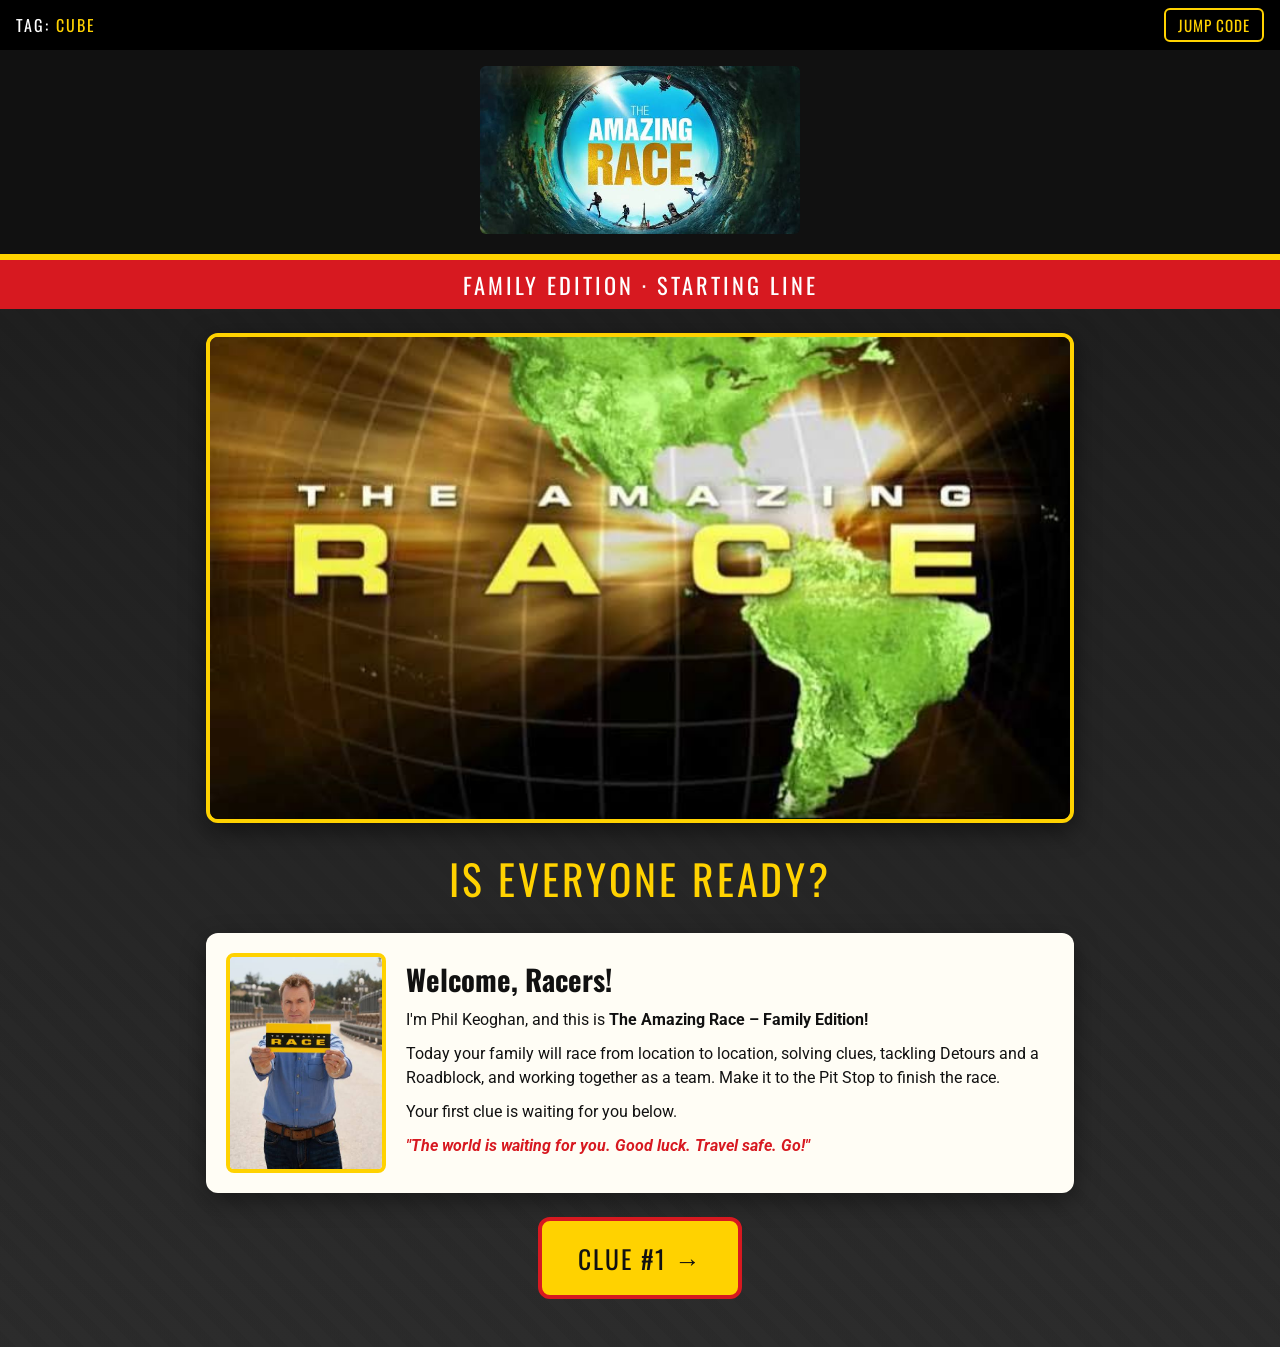
<file: index.html>
<!DOCTYPE html>
<html lang="en">
<head>
  <meta charset="UTF-8" />
  <meta name="viewport" content="width=device-width, initial-scale=1.0" />
  <title>The Amazing Race – Family Edition | Starting Line</title>
  <link href="https://fonts.googleapis.com/css2?family=Oswald:wght@500;700&family=Roboto:wght@400;700&display=swap" rel="stylesheet" />
  <link rel="stylesheet" href="race.css" />
  <script src="race.js"></script>
</head>
<body data-tag="cube" data-banner="Starting Line">
  <main>
    <img class="hero" src="images/imeg4.jpeg" alt="The Amazing Race" />

    <p class="big-line">Is everyone ready?</p>

    <section class="host">
      <img src="images/images.jpeg" alt="Phil Keoghan holding a Route Info clue" />
      <div>
        <h2>Welcome, Racers!</h2>
        <p>I'm Phil Keoghan, and this is <strong>The Amazing Race &ndash; Family Edition!</strong></p>
        <p>Today your family will race from location to location, solving clues,
           tackling Detours and a Roadblock, and working together as a team.
           Make it to the Pit Stop to finish the race.</p>
        <p>Your first clue is waiting for you below.</p>
        <p class="quote">"The world is waiting for you. Good luck. Travel safe. Go!"</p>
      </div>
    </section>

    <div class="center">
      <a class="advance show" id="startBtn">Clue #1 &rarr;</a>
    </div>
  </main>

  <script>
    // ===== Leg settings =====
    const NEXT_LEG_URL = raceLink("puppy.html");
    // ========================
    document.getElementById("startBtn").href = NEXT_LEG_URL;
  </script>
</body>
</html>
</file>
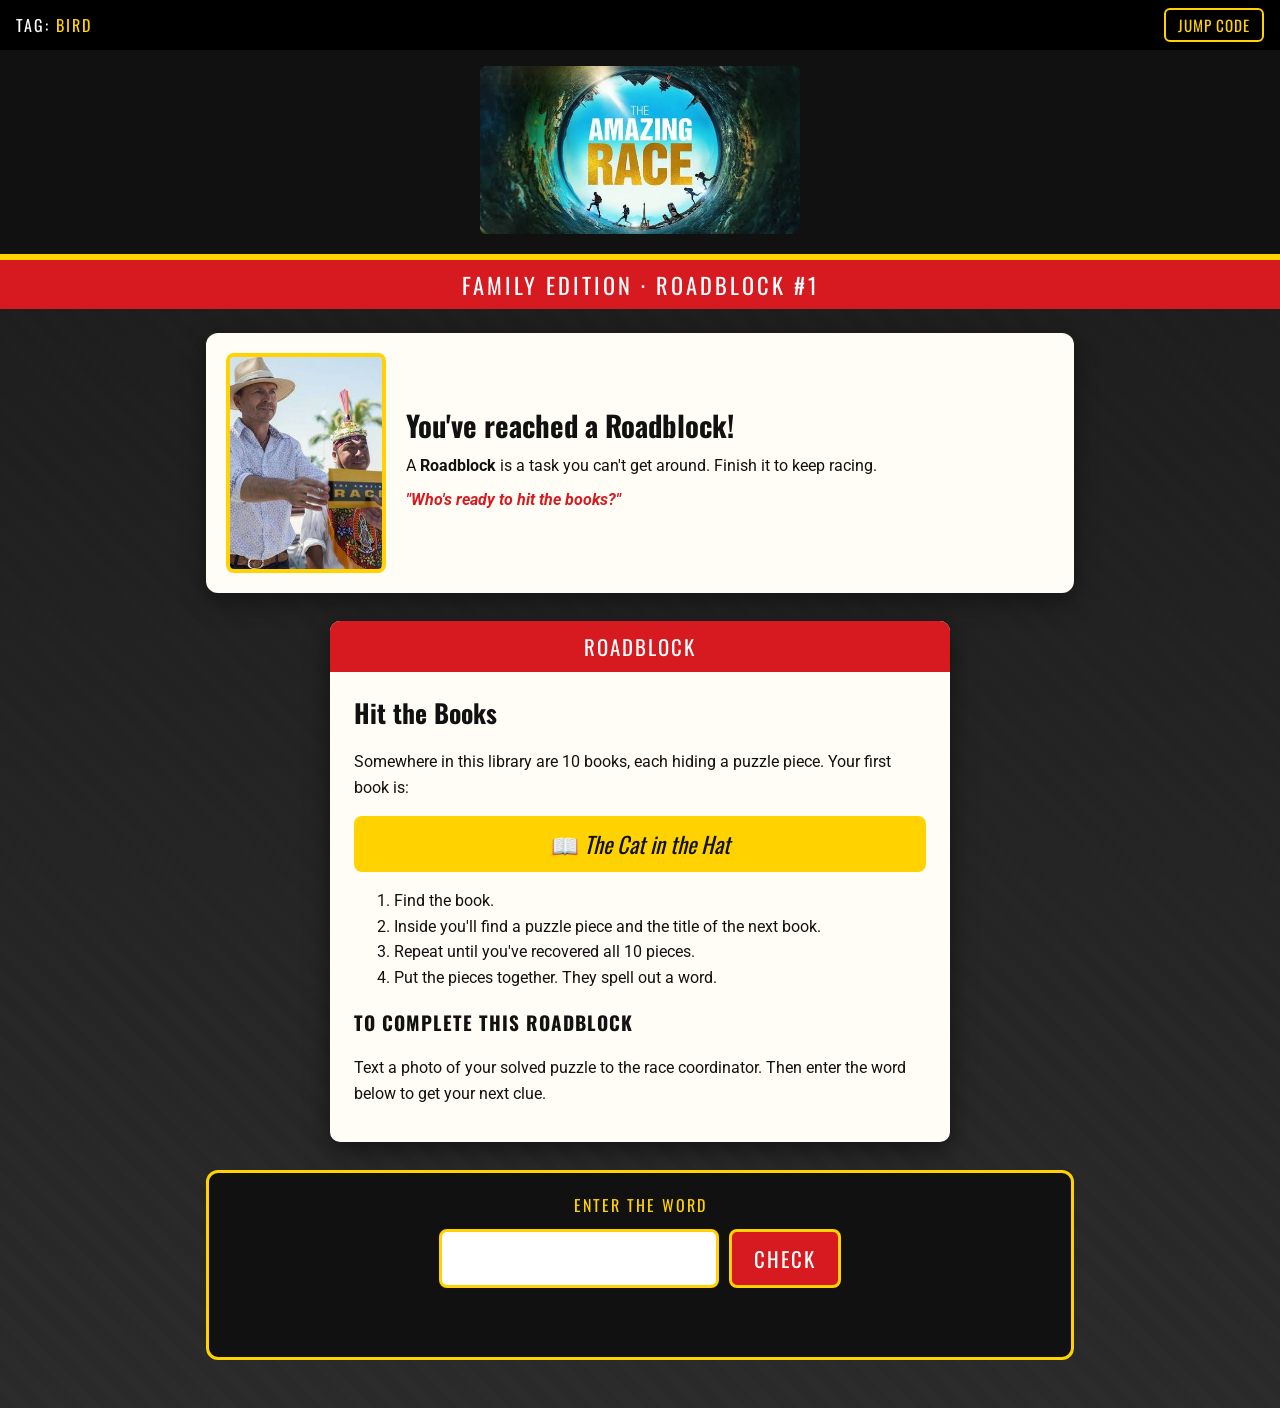
<file: bird.html>
<!DOCTYPE html>
<html lang="en">
<head>
  <meta charset="UTF-8" />
  <meta name="viewport" content="width=device-width, initial-scale=1.0" />
  <title>The Amazing Race – Family Edition | Roadblock #1</title>
  <link href="https://fonts.googleapis.com/css2?family=Oswald:wght@500;700&family=Roboto:wght@400;700&display=swap" rel="stylesheet" />
  <link rel="stylesheet" href="race.css" />
  <script src="race.js"></script>
</head>
<body data-tag="bird" data-banner="Roadblock #1">
  <main>
    <section class="host">
      <img src="images/images6.jpeg" alt="Phil Keoghan handing over a clue" />
      <div>
        <h2>You've reached a Roadblock!</h2>
        <p>A <strong>Roadblock</strong> is a task you can't get around. Finish it to keep racing.</p>
        <p class="quote">"Who's ready to hit the books?"</p>
      </div>
    </section>

    <section class="clue-wrap">
      <div class="clue-card open">
        <div class="clue-header"><span class="r">Roadblock</span></div>
        <div class="clue-body">
          <h3>Hit the Books</h3>
          <p>Somewhere in this library are 10 books, each hiding a puzzle piece. Your first book is:</p>
          <div class="book">&#128214; <em>The Cat in the Hat</em></div>
          <ol>
            <li>Find the book.</li>
            <li>Inside you'll find a puzzle piece and the title of the next book.</li>
            <li>Repeat until you've recovered all 10 pieces.</li>
            <li>Put the pieces together. They spell out a word.</li>
          </ol>
          <h4>To complete this Roadblock</h4>
          <p>Text a photo of your solved puzzle to the race coordinator. Then enter the word below to get your next clue.</p>
        </div>
      </div>
    </section>

    <section class="tracker">
      <div class="label">Enter the Word</div>
      <form class="code-form" id="codeForm" autocomplete="off">
        <input class="code-input" id="codeInput" autocapitalize="none" spellcheck="false" aria-label="Enter the Word" />
        <button class="code-submit" type="submit">Check</button>
      </form>
      <p class="form-msg" id="codeMsg" role="status"></p>
      <a class="advance" id="advanceBtn">Get Clue #3 &rarr;</a>
    </section>
  </main>

  <script>
    // ===== Leg settings =====
    const CODE_HASH = "db9ab509";  // raceHash("...") of the correct code
    const NEXT_LEG_URL = raceLink("coke.html");
    // ========================
    startChallenge({ CODE_HASH, NEXT_LEG_URL });
  </script>
</body>
</html>
</file>
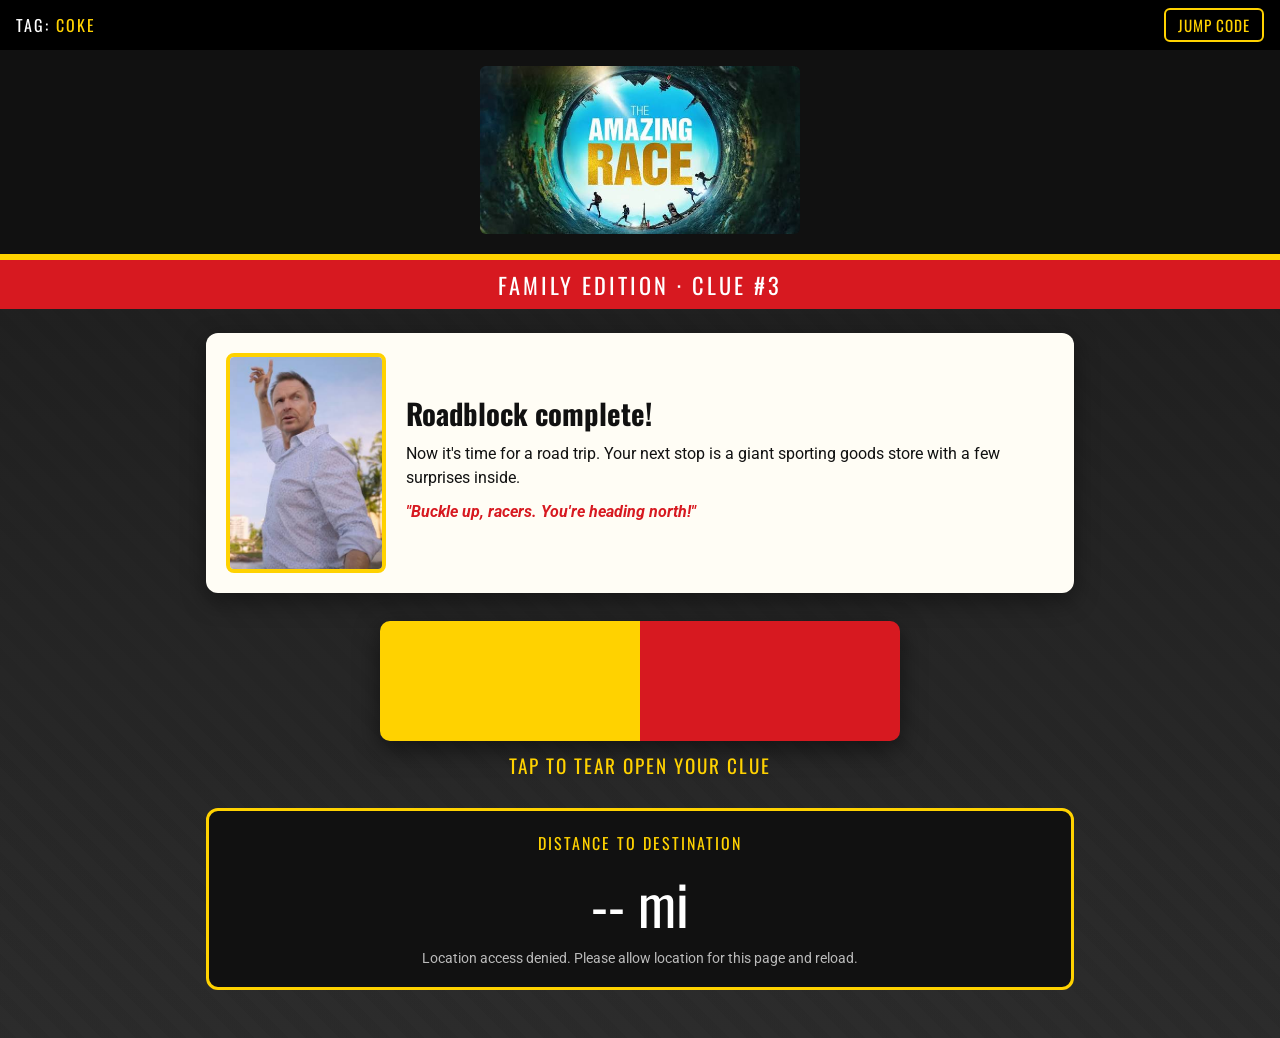
<file: coke.html>
<!DOCTYPE html>
<html lang="en">
<head>
  <meta charset="UTF-8" />
  <meta name="viewport" content="width=device-width, initial-scale=1.0" />
  <title>The Amazing Race – Family Edition | Clue #3</title>
  <link href="https://fonts.googleapis.com/css2?family=Oswald:wght@500;700&family=Roboto:wght@400;700&display=swap" rel="stylesheet" />
  <link rel="stylesheet" href="race.css" />
  <script src="race.js"></script>
</head>
<body data-tag="coke" data-banner="Clue #3">
  <main>
    <section class="host">
      <img src="images/images5.jpeg" alt="Phil Keoghan pointing the way" />
      <div>
        <h2>Roadblock complete!</h2>
        <p>Now it's time for a road trip. Your next stop is a giant sporting goods store with a few surprises inside.</p>
        <p class="quote">"Buckle up, racers. You're heading north!"</p>
      </div>
    </section>

    <section class="clue-wrap">
      <button class="envelope" id="envelope" aria-label="Open your clue">
        <div class="envelope-inner">
          <div class="half-yellow"></div>
          <div class="half-red"></div>
        </div>
        <div class="envelope-label">Tap to tear open your clue</div>
      </button>

      <div class="clue-card" id="clueCard">
        <div class="clue-header"><span class="y">Route</span><span class="r">Info</span></div>
        <div class="clue-body">
          <h3>Travel to Scheels in Johnstown!</h3>
          <p>Make your way to <strong>Scheels</strong> (4755 Ronald Reagan Blvd, Johnstown).</p>
          <p>Watch the distance tracker below. It updates as you get closer.
             When you are within <strong>1/10 of a mile</strong>, a button will appear.
             Tap it to check in and receive your next Detour.</p>
          <p><strong>Destination:</strong> <span id="targetCoords"></span></p>
          <a class="map-link" id="mapLink" target="_blank" rel="noopener">&#128205; Open destination in Maps</a>
        </div>
      </div>
    </section>

    <section class="tracker">
      <div class="label">Distance to Destination</div>
      <div class="distance" id="distance">-- mi</div>
      <div class="status" id="status">Waiting for your location&hellip;</div>
      <a class="advance" id="advanceBtn">You've Arrived! Go to Detour #2 &rarr;</a>
    </section>
  </main>

  <script>
    // ===== Leg settings =====
    const TARGET = { lat: 40.4044873, lon: -104.9795043 }; // Scheels, 4755 Ronald Reagan Blvd, Johnstown
    const ARRIVAL_RADIUS_MILES = 0.1;
    const NEXT_LEG_URL = raceLink("movie.html");
    const UPDATE_INTERVAL_MS = 5000;
    const SHOW_MAP_LINK = true;   // set false to make teams find it on their own
    // ========================
    startClue({ TARGET, ARRIVAL_RADIUS_MILES, NEXT_LEG_URL, UPDATE_INTERVAL_MS, SHOW_MAP_LINK });
  </script>
</body>
</html>
</file>
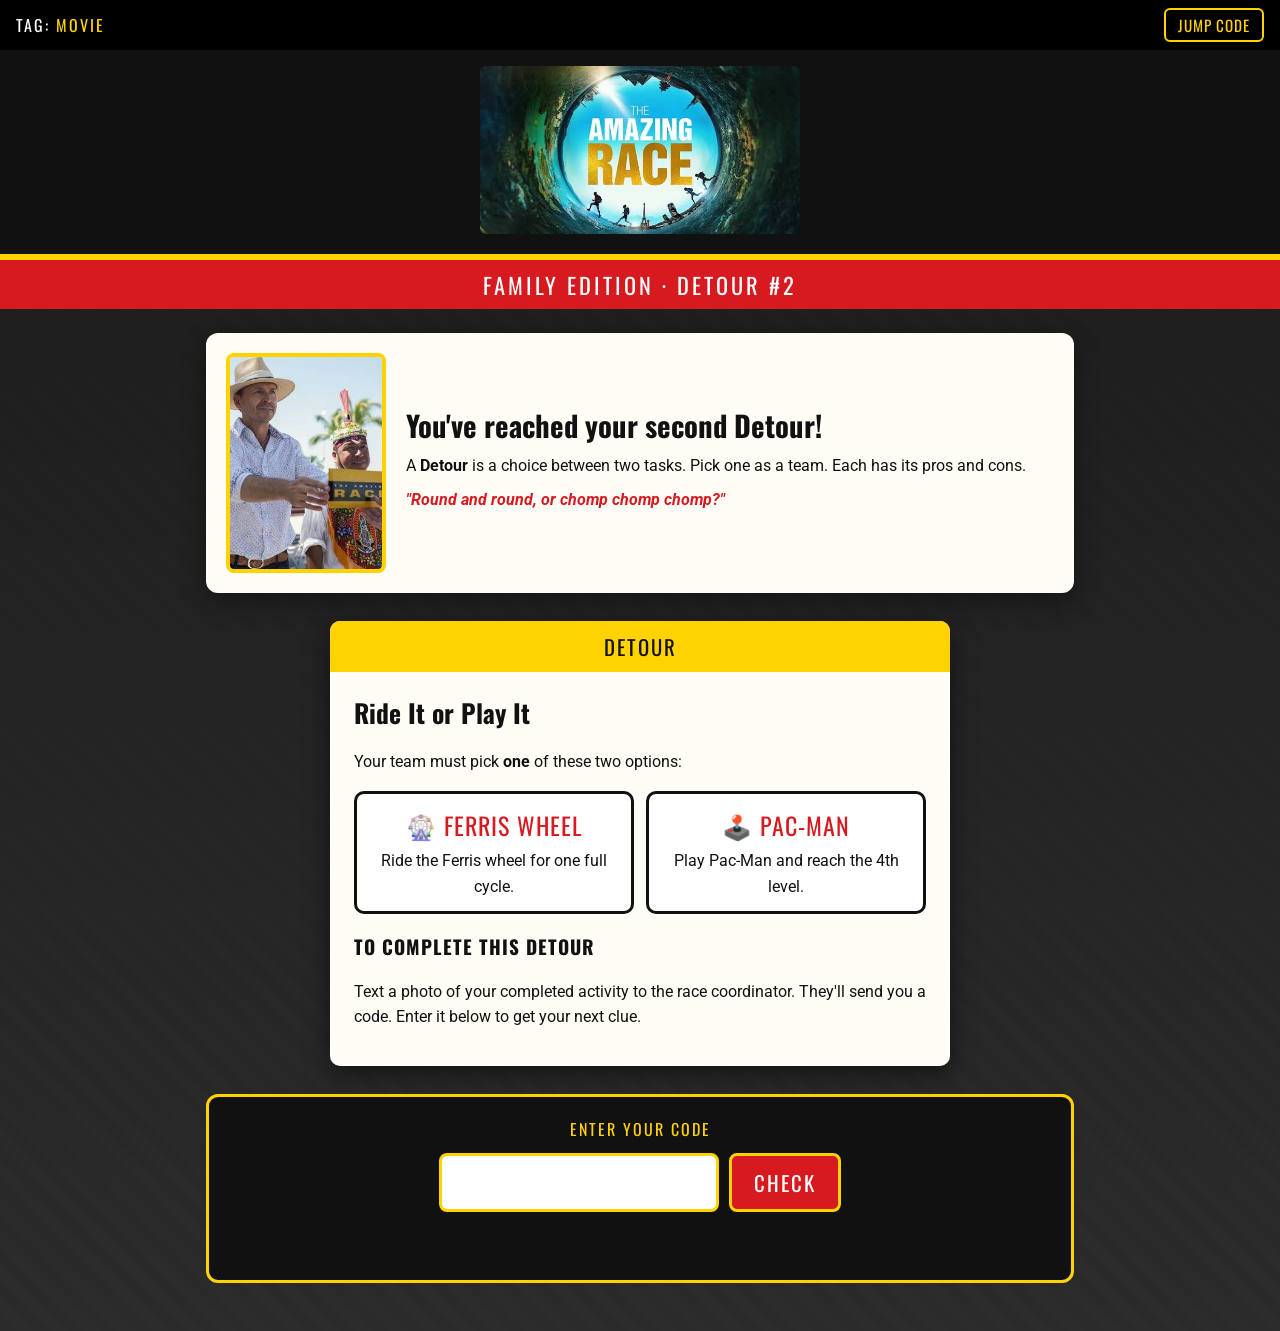
<file: movie.html>
<!DOCTYPE html>
<html lang="en">
<head>
  <meta charset="UTF-8" />
  <meta name="viewport" content="width=device-width, initial-scale=1.0" />
  <title>The Amazing Race – Family Edition | Detour #2</title>
  <link href="https://fonts.googleapis.com/css2?family=Oswald:wght@500;700&family=Roboto:wght@400;700&display=swap" rel="stylesheet" />
  <link rel="stylesheet" href="race.css" />
  <script src="race.js"></script>
</head>
<body data-tag="movie" data-banner="Detour #2">
  <main>
    <section class="host">
      <img src="images/images6.jpeg" alt="Phil Keoghan handing over a clue" />
      <div>
        <h2>You've reached your second Detour!</h2>
        <p>A <strong>Detour</strong> is a choice between two tasks. Pick one as a team. Each has its pros and cons.</p>
        <p class="quote">"Round and round, or chomp chomp chomp?"</p>
      </div>
    </section>

    <section class="clue-wrap">
      <div class="clue-card open">
        <div class="clue-header"><span class="y">Detour</span></div>
        <div class="clue-body">
          <h3>Ride It or Play It</h3>
          <p>Your team must pick <strong>one</strong> of these two options:</p>
          <div class="options">
            <div class="option">
              <div class="option-name">&#127905; Ferris Wheel</div>
              <p>Ride the Ferris wheel for one full cycle.</p>
            </div>
            <div class="option">
              <div class="option-name">&#128377;&#65039; Pac-Man</div>
              <p>Play Pac-Man and reach the 4th level.</p>
            </div>
          </div>
          <h4>To complete this Detour</h4>
          <p>Text a photo of your completed activity to the race coordinator. They'll send you a code. Enter it below to get your next clue.</p>
        </div>
      </div>
    </section>

    <section class="tracker">
      <div class="label">Enter Your Code</div>
      <form class="code-form" id="codeForm" autocomplete="off">
        <input class="code-input" id="codeInput" autocapitalize="none" spellcheck="false" aria-label="Enter Your Code" />
        <button class="code-submit" type="submit">Check</button>
      </form>
      <p class="form-msg" id="codeMsg" role="status"></p>
      <a class="advance" id="advanceBtn">Get Clue #4 &rarr;</a>
    </section>
  </main>

  <script>
    // ===== Leg settings =====
    const CODE_HASH = "9db2c854";  // raceHash("...") of the correct code
    const NEXT_LEG_URL = raceLink("golf.html");
    // ========================
    startChallenge({ CODE_HASH, NEXT_LEG_URL });
  </script>
</body>
</html>
</file>
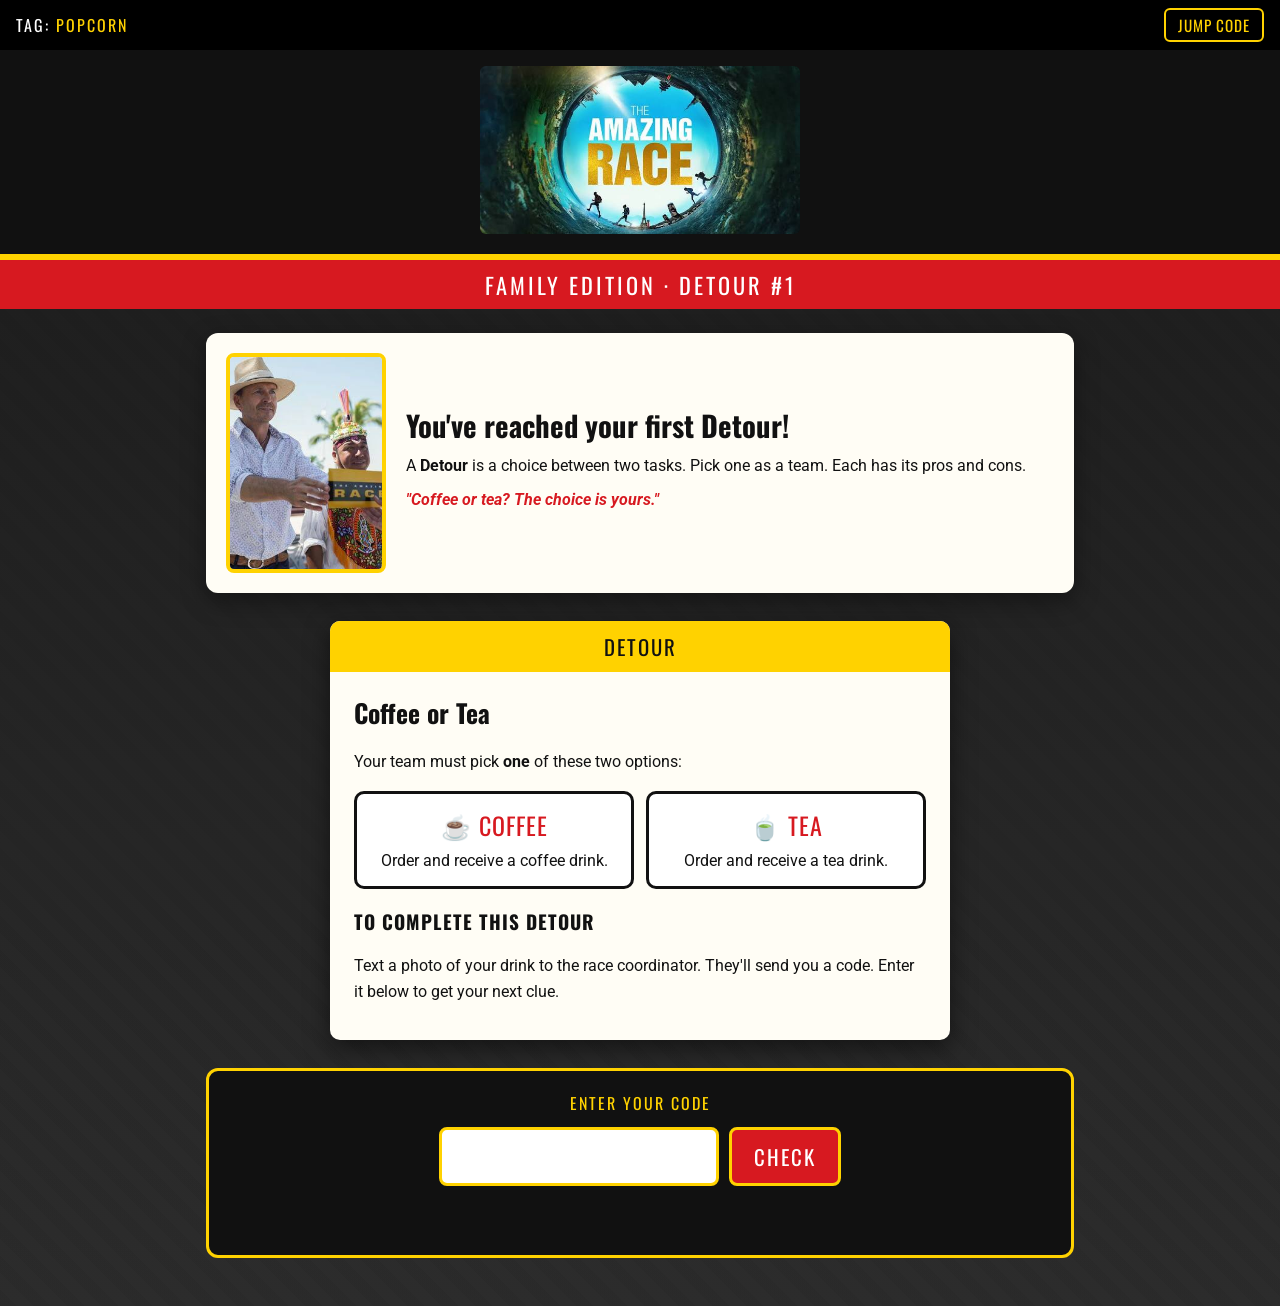
<file: popcorn.html>
<!DOCTYPE html>
<html lang="en">
<head>
  <meta charset="UTF-8" />
  <meta name="viewport" content="width=device-width, initial-scale=1.0" />
  <title>The Amazing Race – Family Edition | Detour #1</title>
  <link href="https://fonts.googleapis.com/css2?family=Oswald:wght@500;700&family=Roboto:wght@400;700&display=swap" rel="stylesheet" />
  <link rel="stylesheet" href="race.css" />
  <script src="race.js"></script>
</head>
<body data-tag="popcorn" data-banner="Detour #1">
  <main>
    <section class="host">
      <img src="images/images6.jpeg" alt="Phil Keoghan handing over a clue" />
      <div>
        <h2>You've reached your first Detour!</h2>
        <p>A <strong>Detour</strong> is a choice between two tasks. Pick one as a team. Each has its pros and cons.</p>
        <p class="quote">"Coffee or tea? The choice is yours."</p>
      </div>
    </section>

    <section class="clue-wrap">
      <div class="clue-card open">
        <div class="clue-header"><span class="y">Detour</span></div>
        <div class="clue-body">
          <h3>Coffee or Tea</h3>
          <p>Your team must pick <strong>one</strong> of these two options:</p>
          <div class="options">
            <div class="option">
              <div class="option-name">&#9749; Coffee</div>
              <p>Order and receive a coffee drink.</p>
            </div>
            <div class="option">
              <div class="option-name">&#127861; Tea</div>
              <p>Order and receive a tea drink.</p>
            </div>
          </div>
          <h4>To complete this Detour</h4>
          <p>Text a photo of your drink to the race coordinator. They'll send you a code. Enter it below to get your next clue.</p>
        </div>
      </div>
    </section>

    <section class="tracker">
      <div class="label">Enter Your Code</div>
      <form class="code-form" id="codeForm" autocomplete="off">
        <input class="code-input" id="codeInput" autocapitalize="none" spellcheck="false" aria-label="Enter Your Code" />
        <button class="code-submit" type="submit">Check</button>
      </form>
      <p class="form-msg" id="codeMsg" role="status"></p>
      <a class="advance" id="advanceBtn">Get Clue #2 &rarr;</a>
    </section>
  </main>

  <script>
    // ===== Leg settings =====
    const CODE_HASH = "3e799d20";  // raceHash("...") of the correct code
    const NEXT_LEG_URL = raceLink("football.html");
    // ========================
    startChallenge({ CODE_HASH, NEXT_LEG_URL });
  </script>
</body>
</html>
</file>
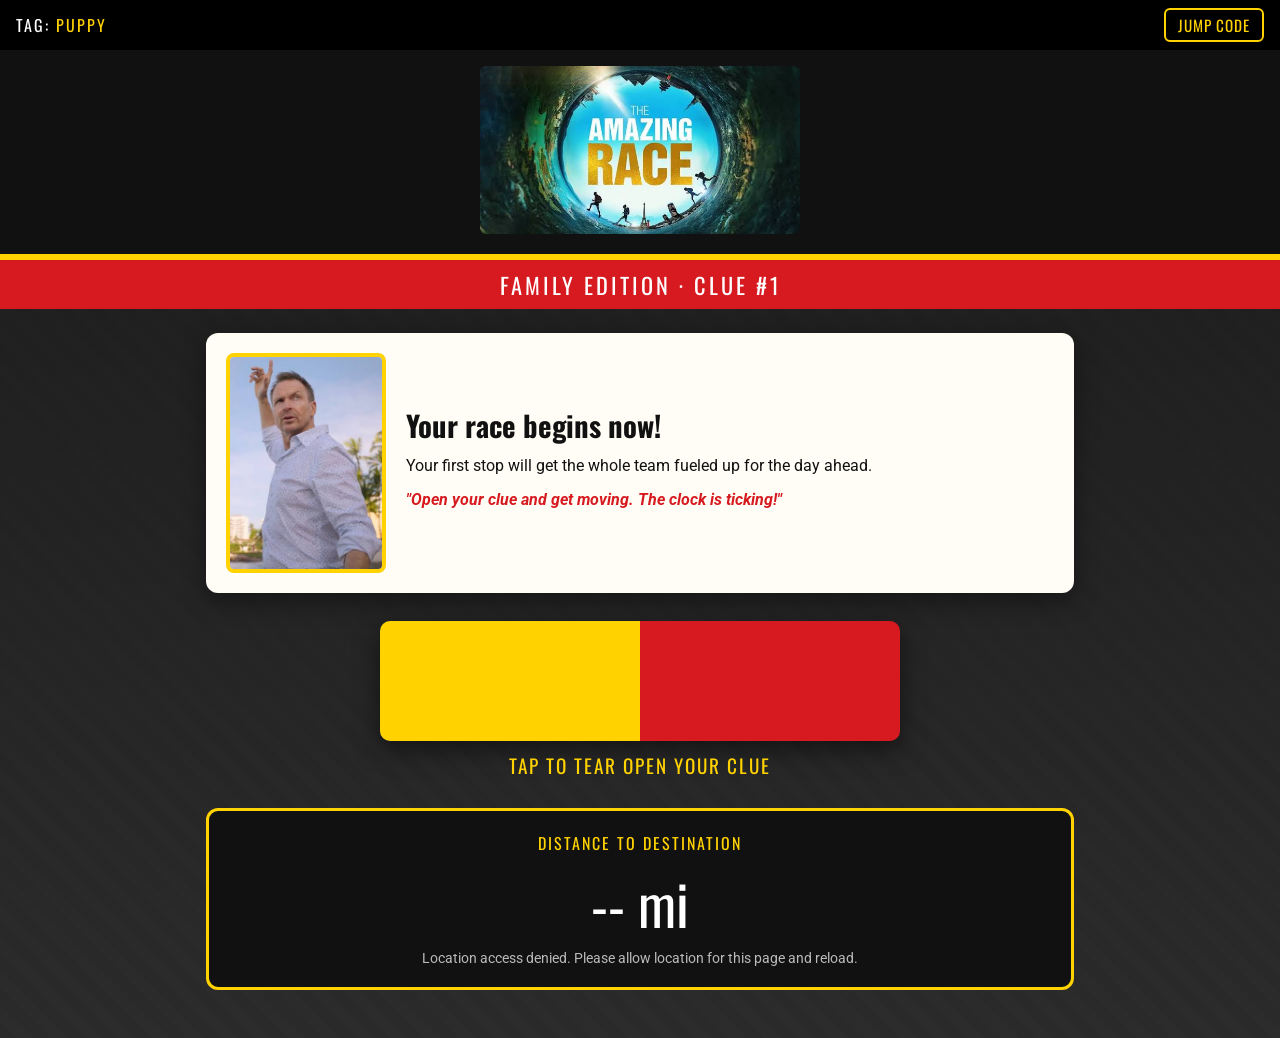
<file: puppy.html>
<!DOCTYPE html>
<html lang="en">
<head>
  <meta charset="UTF-8" />
  <meta name="viewport" content="width=device-width, initial-scale=1.0" />
  <title>The Amazing Race – Family Edition | Clue #1</title>
  <link href="https://fonts.googleapis.com/css2?family=Oswald:wght@500;700&family=Roboto:wght@400;700&display=swap" rel="stylesheet" />
  <link rel="stylesheet" href="race.css" />
  <script src="race.js"></script>
</head>
<body data-tag="puppy" data-banner="Clue #1">
  <main>
    <section class="host">
      <img src="images/images5.jpeg" alt="Phil Keoghan pointing the way" />
      <div>
        <h2>Your race begins now!</h2>
        <p>Your first stop will get the whole team fueled up for the day ahead.</p>
        <p class="quote">"Open your clue and get moving. The clock is ticking!"</p>
      </div>
    </section>

    <section class="clue-wrap">
      <button class="envelope" id="envelope" aria-label="Open your clue">
        <div class="envelope-inner">
          <div class="half-yellow"></div>
          <div class="half-red"></div>
        </div>
        <div class="envelope-label">Tap to tear open your clue</div>
      </button>

      <div class="clue-card" id="clueCard">
        <div class="clue-header"><span class="y">Route</span><span class="r">Info</span></div>
        <div class="clue-body">
          <h3>Travel to the Starbucks at Hover &amp; Trade Center!</h3>
          <p>Make your way to the <strong>Starbucks at Hover Street &amp; Trade Center Drive</strong> (1087 S Hover St, Longmont).</p>
          <p>Watch the distance tracker below. It updates as you get closer.
             When you are within <strong>1/10 of a mile</strong>, a button will appear.
             Tap it to check in and receive your first Detour.</p>
          <p><strong>Destination:</strong> <span id="targetCoords"></span></p>
          <a class="map-link" id="mapLink" target="_blank" rel="noopener">&#128205; Open destination in Maps</a>
        </div>
      </div>
    </section>

    <section class="tracker">
      <div class="label">Distance to Destination</div>
      <div class="distance" id="distance">-- mi</div>
      <div class="status" id="status">Waiting for your location&hellip;</div>
      <a class="advance" id="advanceBtn">You've Arrived! Go to Detour #1 &rarr;</a>
    </section>
  </main>

  <script>
    // ===== Leg settings =====
    const TARGET = { lat: 40.1473197, lon: -105.1314841 }; // Starbucks, 1087 S Hover St, Longmont
    const ARRIVAL_RADIUS_MILES = 0.1;
    const NEXT_LEG_URL = raceLink("popcorn.html");
    const UPDATE_INTERVAL_MS = 5000;
    const SHOW_MAP_LINK = true;   // set false to make teams find it on their own
    // ========================
    startClue({ TARGET, ARRIVAL_RADIUS_MILES, NEXT_LEG_URL, UPDATE_INTERVAL_MS, SHOW_MAP_LINK });
  </script>
</body>
</html>
</file>
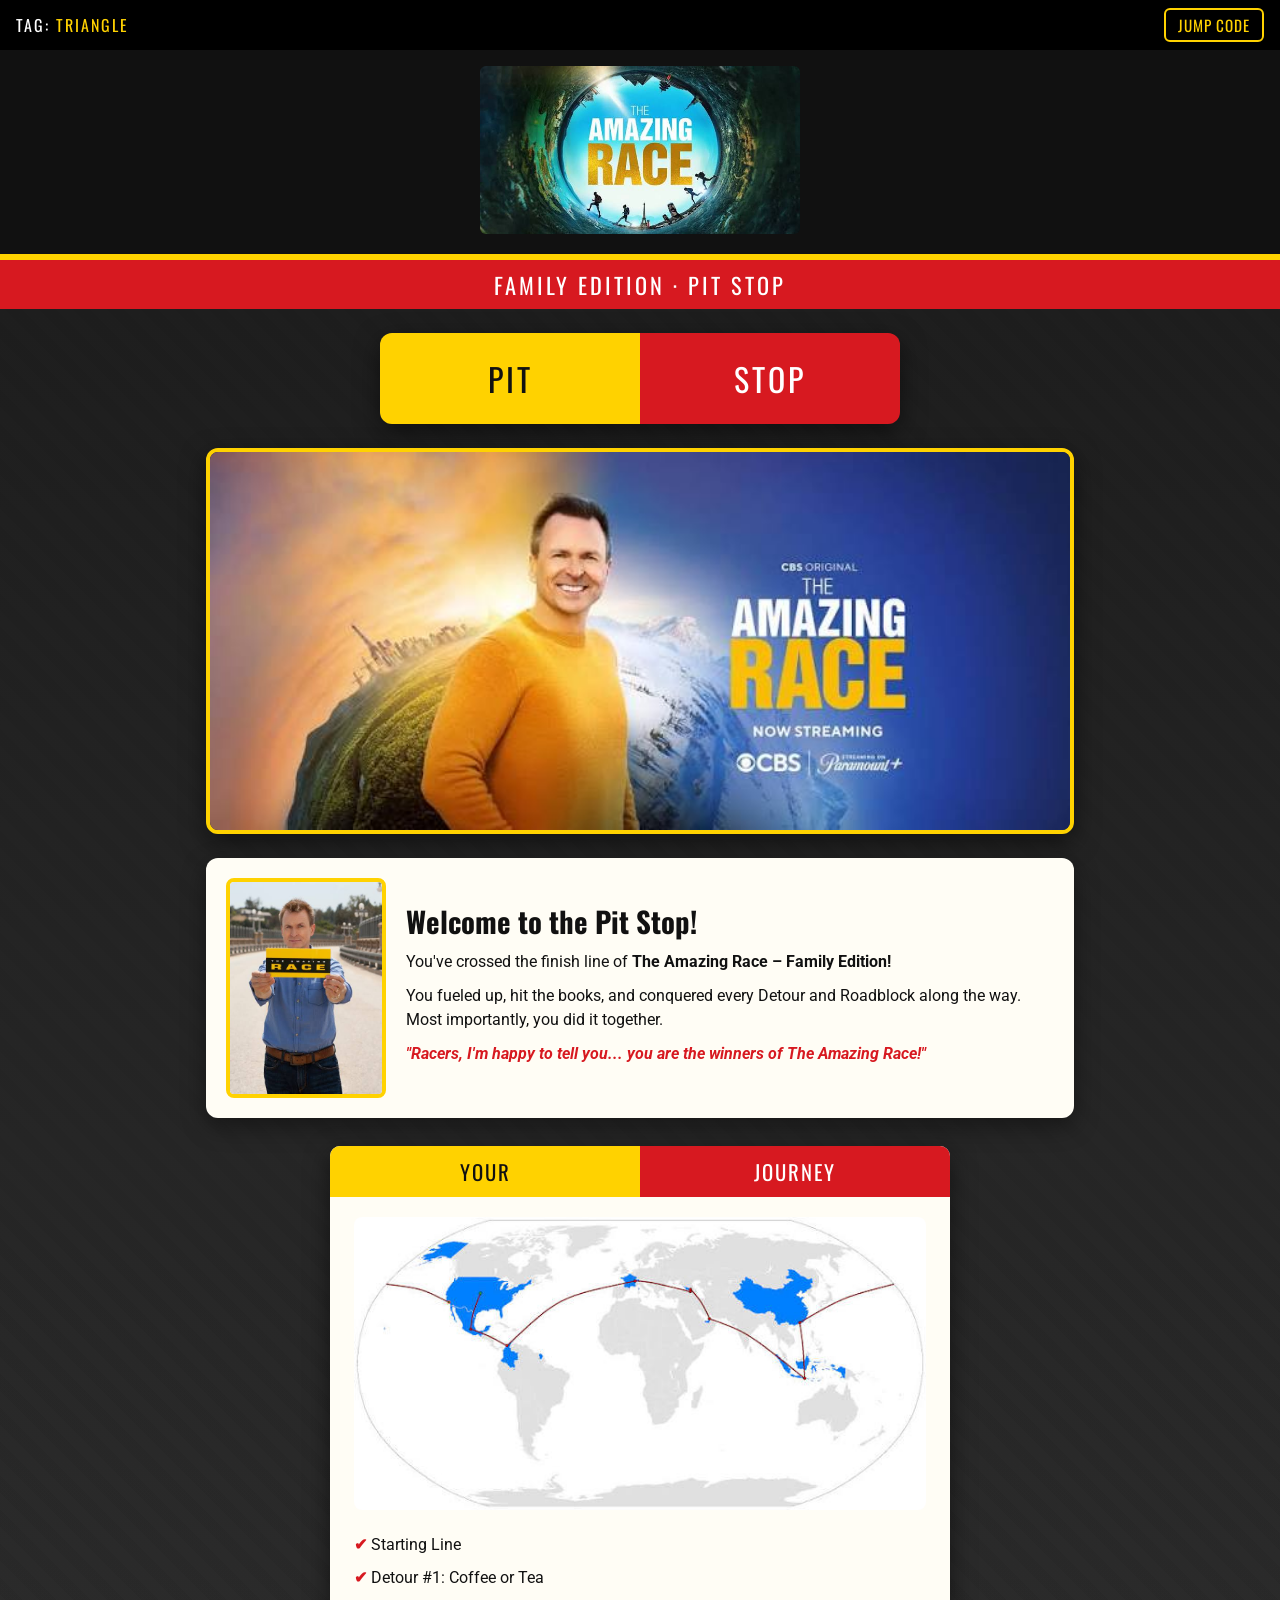
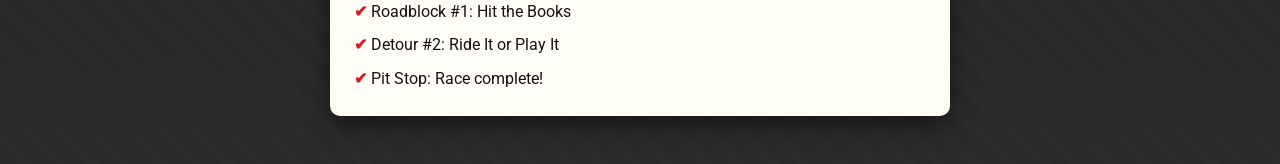
<file: triangle.html>
<!DOCTYPE html>
<html lang="en">
<head>
  <meta charset="UTF-8" />
  <meta name="viewport" content="width=device-width, initial-scale=1.0" />
  <title>The Amazing Race – Family Edition | Pit Stop</title>
  <link href="https://fonts.googleapis.com/css2?family=Oswald:wght@500;700&family=Roboto:wght@400;700&display=swap" rel="stylesheet" />
  <link rel="stylesheet" href="race.css" />
  <script src="race.js"></script>
</head>
<body data-tag="triangle" data-banner="Pit Stop">
  <main>
    <div class="mat"><span class="y">Pit</span><span class="r">Stop</span></div>

    <img class="hero" src="images/image2.jpeg" alt="Phil Keoghan, host of The Amazing Race" />

    <section class="host">
      <img src="images/images.jpeg" alt="Phil Keoghan holding a Route Info clue" />
      <div>
        <h2>Welcome to the Pit Stop!</h2>
        <p>You've crossed the finish line of <strong>The Amazing Race &ndash; Family Edition!</strong></p>
        <p>You fueled up, hit the books, and conquered every Detour and Roadblock
           along the way. Most importantly, you did it together.</p>
        <p class="quote">"Racers, I'm happy to tell you... you are the winners of The Amazing Race!"</p>
      </div>
    </section>

    <section class="clue-wrap">
      <div class="clue-card open">
        <div class="clue-header"><span class="y">Your</span><span class="r">Journey</span></div>
        <div class="clue-body">
          <img src="images/image3.jpeg" alt="A world map tracing a race route" style="width:100%; border-radius:8px;" />
          <ul class="journey">
            <li>Starting Line</li>
            <li>Detour #1: Coffee or Tea</li>
            <li>Roadblock #1: Hit the Books</li>
            <li>Detour #2: Ride It or Play It</li>
            <li>Pit Stop: Race complete!</li>
          </ul>
        </div>
      </div>
    </section>
  </main>
</body>
</html>
</file>
<file: race.css>
/* Shared styles for every page of The Amazing Race – Family Edition. */
:root {
  --race-yellow: #ffd200;
  --race-red: #d71920;
  --race-black: #111;
  --paper: #fffdf5;
}
* { box-sizing: border-box; }
body {
  margin: 0;
  font-family: "Roboto", sans-serif;
  color: var(--race-black);
  background:
    repeating-linear-gradient(45deg, rgba(0,0,0,.04) 0 12px, transparent 12px 24px),
    linear-gradient(180deg, #1b1b1b 0%, #2c2c2c 100%);
  min-height: 100vh;
}

/* Tag bar + Jump Code */
.tag-bar {
  display: flex;
  justify-content: space-between;
  align-items: center;
  gap: 12px;
  background: #000;
  color: #fff;
  padding: 8px 16px;
  font-family: "Oswald", sans-serif;
  letter-spacing: 2px;
  text-transform: uppercase;
}
.tag-bar .tag-name { color: var(--race-yellow); }
.jump-btn {
  font-family: "Oswald", sans-serif;
  font-size: .95rem;
  letter-spacing: 1px;
  text-transform: uppercase;
  color: var(--race-yellow);
  background: transparent;
  border: 2px solid var(--race-yellow);
  border-radius: 6px;
  padding: 4px 12px;
  cursor: pointer;
}
dialog.jump {
  width: 90%;
  max-width: 360px;
  padding: 0;
  border: 4px solid var(--race-yellow);
  border-radius: 12px;
  background: var(--paper);
}
dialog.jump::backdrop { background: rgba(0,0,0,.75); }
dialog.jump form { padding: 20px; }
dialog.jump h2 {
  font-family: "Oswald", sans-serif;
  text-transform: uppercase;
  letter-spacing: 2px;
  margin: 0 0 6px;
}
dialog.jump p { margin: 0 0 12px; }
.dialog-buttons { display: flex; gap: 10px; justify-content: flex-end; }
.dialog-buttons button {
  font-family: "Oswald", sans-serif;
  font-size: 1.1rem;
  letter-spacing: 1px;
  text-transform: uppercase;
  padding: 8px 18px;
  border-radius: 8px;
  border: 2px solid var(--race-black);
  background: #fff;
  cursor: pointer;
}
.dialog-buttons button[type="submit"] { background: var(--race-yellow); border-color: var(--race-red); }

header {
  background: var(--race-black);
  border-bottom: 6px solid var(--race-yellow);
  text-align: center;
  padding: 16px;
}
header img.logo { max-width: 320px; width: 80%; height: auto; border-radius: 6px; }
header .fallback-title {
  font-family: "Oswald", sans-serif;
  color: var(--race-yellow);
  font-size: 2.2rem;
  letter-spacing: 2px;
  text-transform: uppercase;
}
.leg-banner {
  background: var(--race-red);
  color: #fff;
  font-family: "Oswald", sans-serif;
  text-align: center;
  font-size: 1.4rem;
  letter-spacing: 3px;
  padding: 8px;
  text-transform: uppercase;
}
main {
  max-width: 900px;
  margin: 0 auto;
  padding: 24px 16px 48px;
}

/* Starting Line / Pit Stop hero image */
.hero {
  display: block;
  width: 100%;
  border-radius: 12px;
  border: 4px solid var(--race-yellow);
  box-shadow: 0 8px 24px rgba(0,0,0,.5);
  margin-bottom: 24px;
}
.big-line {
  font-family: "Oswald", sans-serif;
  color: var(--race-yellow);
  text-align: center;
  text-transform: uppercase;
  letter-spacing: 3px;
  font-size: 2.6rem;
  margin: 0 0 24px;
}

/* Phil's welcome */
.host {
  display: flex;
  gap: 20px;
  align-items: center;
  background: var(--paper);
  border-radius: 12px;
  padding: 20px;
  box-shadow: 0 8px 24px rgba(0,0,0,.4);
}
.host img {
  width: 160px;
  height: 220px;
  object-fit: cover;
  object-position: top;
  border-radius: 8px;
  border: 4px solid var(--race-yellow);
  flex-shrink: 0;
}
.host h2 {
  font-family: "Oswald", sans-serif;
  margin: 0 0 8px;
  font-size: 1.8rem;
}
.host p { margin: 0 0 10px; line-height: 1.5; }
.host .quote { font-style: italic; font-weight: 700; color: var(--race-red); }

/* Route Info clue envelope */
.clue-wrap { margin-top: 28px; text-align: center; }
.envelope {
  cursor: pointer;
  border: none;
  width: 100%;
  max-width: 520px;
  padding: 0;
  background: none;
}
.envelope-inner {
  display: flex;
  height: 120px;
  border-radius: 10px;
  overflow: hidden;
  box-shadow: 0 8px 24px rgba(0,0,0,.5);
  transition: transform .2s;
}
.envelope:hover .envelope-inner { transform: scale(1.03); }
.envelope .half-yellow { flex: 1; background: var(--race-yellow); }
.envelope .half-red { flex: 1; background: var(--race-red); }
.envelope-label {
  margin-top: 10px;
  font-family: "Oswald", sans-serif;
  color: var(--race-yellow);
  font-size: 1.2rem;
  letter-spacing: 2px;
  text-transform: uppercase;
}

.clue-card {
  display: none;
  max-width: 620px;
  margin: 0 auto;
  background: var(--paper);
  border-radius: 10px;
  overflow: hidden;
  box-shadow: 0 8px 24px rgba(0,0,0,.5);
  text-align: left;
  animation: pop .4s ease-out;
}
.clue-card.open { display: block; }
@keyframes pop { from { transform: scale(.85); opacity: 0; } to { transform: scale(1); opacity: 1; } }
.clue-card .clue-header {
  display: flex;
  font-family: "Oswald", sans-serif;
  text-transform: uppercase;
  letter-spacing: 2px;
}
.clue-card .clue-header span { flex: 1; padding: 10px; text-align: center; font-size: 1.3rem; }
.clue-card .clue-header .y { background: var(--race-yellow); }
.clue-card .clue-header .r { background: var(--race-red); color: #fff; }
.clue-card .clue-header .b { background: var(--race-black); color: var(--race-yellow); }
.clue-card .clue-body { padding: 20px 24px; line-height: 1.6; }
.clue-card h3 {
  font-family: "Oswald", sans-serif;
  font-size: 1.6rem;
  margin: 0 0 10px;
}
.clue-card h4 {
  font-family: "Oswald", sans-serif;
  text-transform: uppercase;
  letter-spacing: 1px;
  font-size: 1.2rem;
  margin: 18px 0 6px;
}
.map-link {
  display: inline-block;
  margin-top: 6px;
  color: var(--race-red);
  font-weight: 700;
}

/* Detour options */
.options {
  display: grid;
  grid-template-columns: 1fr 1fr;
  gap: 12px;
  margin: 10px 0;
}
.option {
  border: 3px solid var(--race-black);
  border-radius: 10px;
  padding: 12px;
  text-align: center;
  background: #fff;
}
.option .option-name {
  font-family: "Oswald", sans-serif;
  font-size: 1.5rem;
  text-transform: uppercase;
  letter-spacing: 1px;
  color: var(--race-red);
}
.option p { margin: 4px 0 0; }
.book {
  font-family: "Oswald", sans-serif;
  font-size: 1.4rem;
  text-align: center;
  background: var(--race-yellow);
  border-radius: 8px;
  padding: 10px;
  margin: 10px 0;
}

/* Distance tracker / code entry panel */
.tracker {
  margin-top: 28px;
  background: var(--race-black);
  border: 3px solid var(--race-yellow);
  border-radius: 12px;
  padding: 20px;
  text-align: center;
  color: #fff;
}
.tracker .label {
  font-family: "Oswald", sans-serif;
  text-transform: uppercase;
  letter-spacing: 2px;
  color: var(--race-yellow);
}
.tracker .distance {
  font-family: "Oswald", sans-serif;
  font-size: 3.5rem;
  margin: 6px 0;
}
.tracker .status { font-size: .9rem; color: #bbb; min-height: 1.2em; }

.code-form {
  display: flex;
  gap: 10px;
  justify-content: center;
  flex-wrap: wrap;
  margin-top: 12px;
}
.code-input, #jumpInput {
  font-family: "Oswald", sans-serif;
  font-size: 1.4rem;
  letter-spacing: 2px;
  text-transform: uppercase;
  text-align: center;
  padding: 10px 14px;
  border: 3px solid var(--race-yellow);
  border-radius: 8px;
  width: 100%;
  max-width: 280px;
}
#jumpInput { max-width: none; margin-bottom: 8px; }
.code-submit {
  font-family: "Oswald", sans-serif;
  font-size: 1.3rem;
  letter-spacing: 2px;
  text-transform: uppercase;
  padding: 10px 22px;
  color: #fff;
  background: var(--race-red);
  border: 3px solid var(--race-yellow);
  border-radius: 8px;
  cursor: pointer;
}
.form-msg { min-height: 1.4em; margin-top: 10px; font-weight: 700; }
.form-msg.bad { color: var(--race-red); }
.tracker .form-msg.bad { color: #ff6b6b; }
.form-msg.good { color: var(--race-yellow); }

/* Advance button */
.advance {
  display: none;
  margin: 24px auto 0;
  padding: 18px 36px;
  font-family: "Oswald", sans-serif;
  font-size: 1.6rem;
  letter-spacing: 2px;
  text-transform: uppercase;
  color: var(--race-black);
  background: var(--race-yellow);
  border: 4px solid var(--race-red);
  border-radius: 12px;
  cursor: pointer;
  text-decoration: none;
  animation: pulse 1.2s infinite;
}
.advance.show { display: inline-block; }
.center { text-align: center; }
@keyframes pulse {
  0%, 100% { box-shadow: 0 0 0 0 rgba(255,210,0,.7); }
  50% { box-shadow: 0 0 0 16px rgba(255,210,0,0); }
}

/* Pit Stop mat */
.mat {
  margin: 0 auto 24px;
  max-width: 520px;
  display: flex;
  border-radius: 12px;
  overflow: hidden;
  box-shadow: 0 8px 24px rgba(0,0,0,.5);
  font-family: "Oswald", sans-serif;
  text-transform: uppercase;
  letter-spacing: 3px;
  font-size: 2rem;
}
.mat span { flex: 1; padding: 22px 8px; text-align: center; }
.mat .y { background: var(--race-yellow); }
.mat .r { background: var(--race-red); color: #fff; }
.journey { list-style: none; padding: 0; margin: 10px 0 0; }
.journey li { padding: 4px 0; }
.journey li::before { content: "\2714\FE0E  "; color: var(--race-red); font-weight: 700; }

@media (max-width: 560px) {
  .host { flex-direction: column; text-align: center; }
  .tracker .distance { font-size: 2.6rem; }
  .options { grid-template-columns: 1fr; }
  .big-line { font-size: 2rem; }
  .mat { font-size: 1.5rem; }
}
</file>
